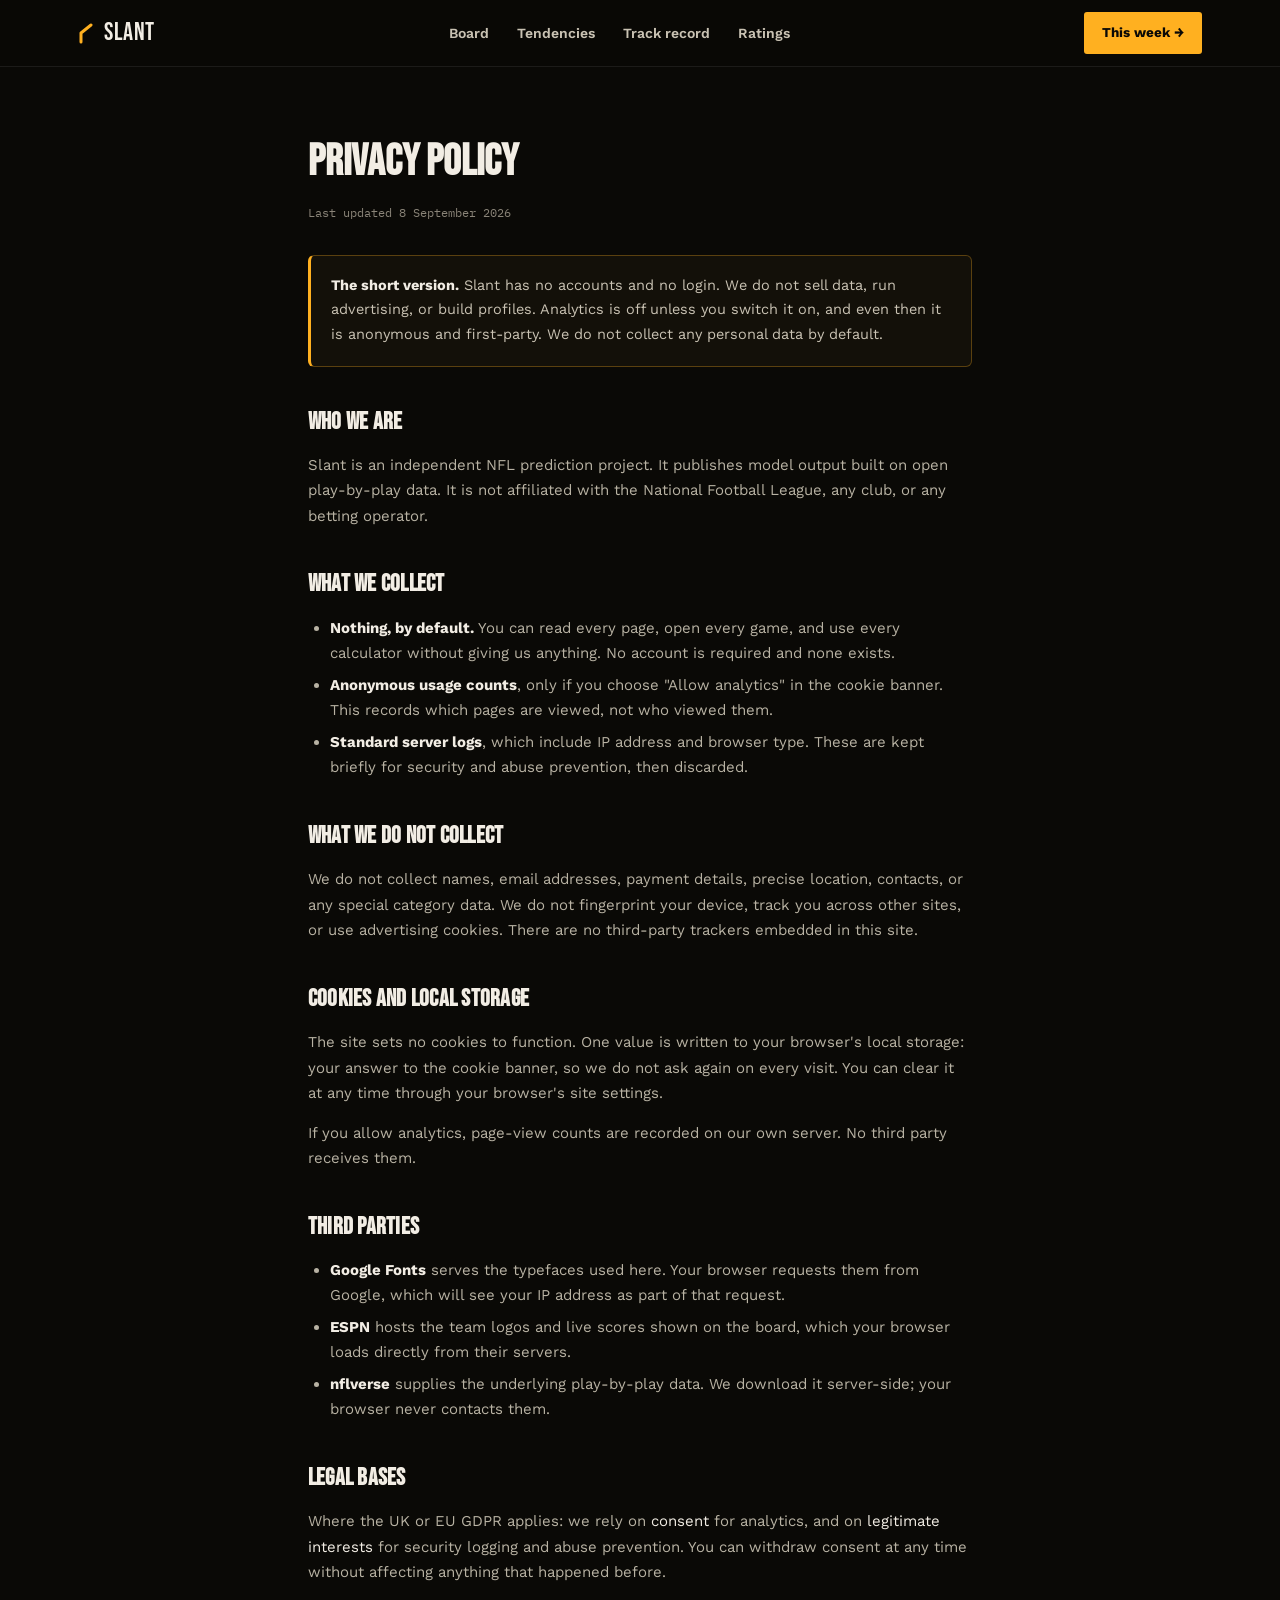
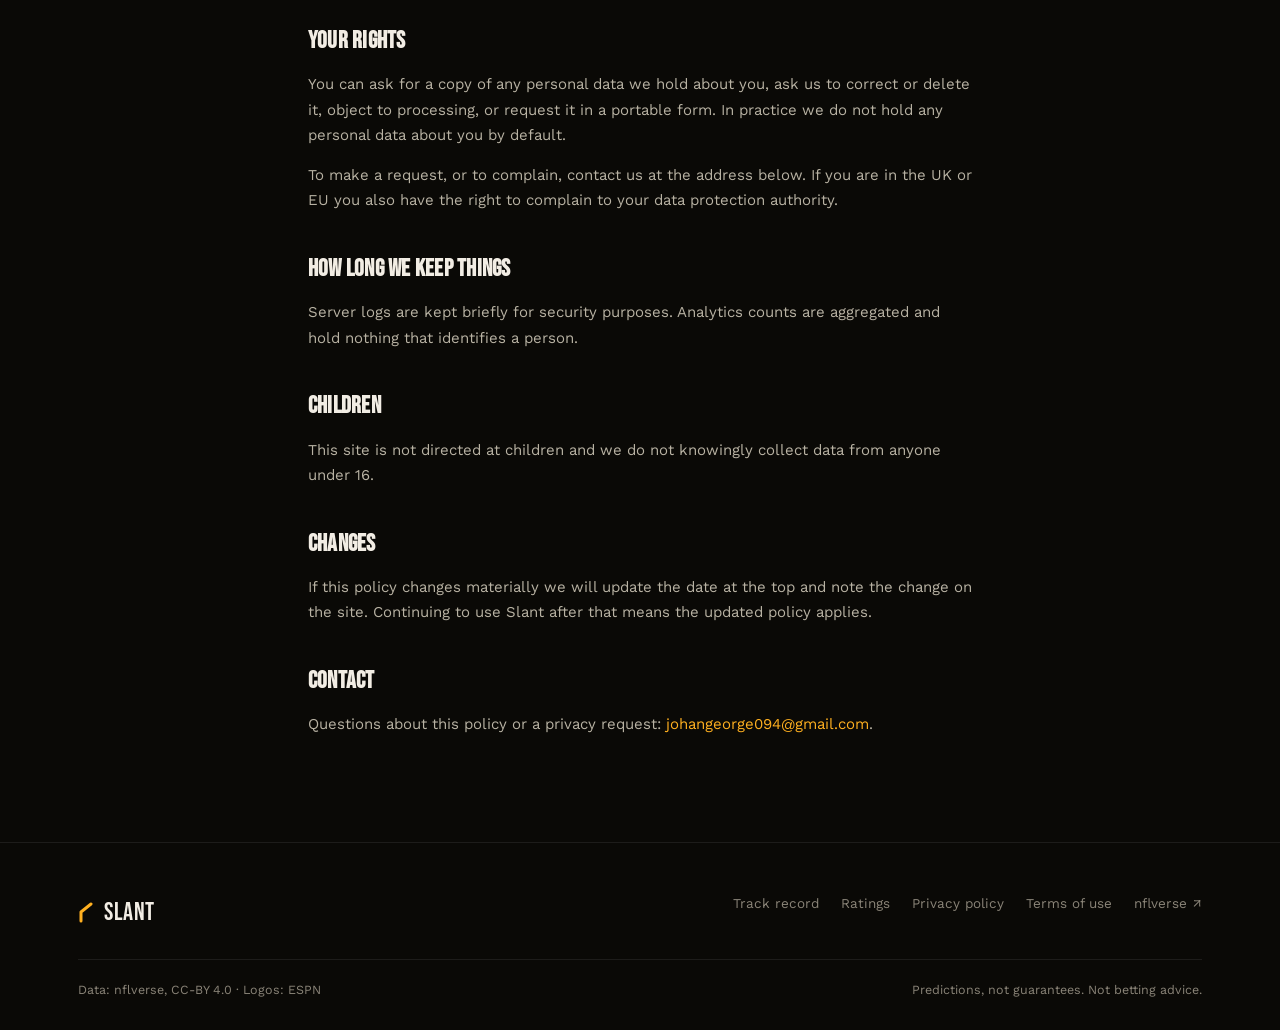
<file: frontend/privacy.html>
<!DOCTYPE html>
<html lang="en">
<head>
<meta charset="UTF-8">
<meta name="viewport" content="width=device-width,initial-scale=1">
<title>Privacy policy — Slant</title>
<meta name="description" content="What Slant collects, what it does not, and how to control it. No accounts, no advertising, no personal data sold.">
<meta name="robots" content="index,follow">
<link rel="canonical" href="https://slant.example/privacy">
<meta property="og:title" content="Privacy policy — Slant">
<meta property="og:description" content="What Slant collects, what it does not, and how to control it. No accounts, no advertising, no personal data sold.">
<meta property="og:image" content="/assets/social-preview.png">
<meta property="og:type" content="website">
<link rel="icon" href="/favicon.ico" sizes="32x32">
<link rel="apple-touch-icon" href="/assets/apple-touch-icon.png">
<link rel="preconnect" href="https://fonts.googleapis.com">
<link rel="preconnect" href="https://fonts.gstatic.com" crossorigin>
<link href="https://fonts.googleapis.com/css2?family=Bebas+Neue&family=Work+Sans:wght@400;500;600;700;800&family=IBM+Plex+Mono:wght@400;500;600&display=swap" rel="stylesheet">
<meta name="theme-color" content="#0a0906">
<style>
*{box-sizing:border-box}
body{margin:0;background:#0a0906;color:#f2ede4;font-family:'Work Sans',sans-serif;font-size:16px;line-height:1.6}
a{color:#ffb020;text-decoration:none}
a:hover{color:#ffcb6b}
.wrap{max-width:1180px;margin:0 auto;padding:0 28px}
.mono{font-family:'IBM Plex Mono',monospace}
.sr-only{position:absolute;width:1px;height:1px;padding:0;margin:-1px;overflow:hidden;clip:rect(0,0,0,0);white-space:nowrap;border:0}
.skip{position:absolute;left:-999px;top:0;z-index:999;background:#f2ede4;color:#0a0906;padding:12px 18px;border-radius:0 0 8px 0}
.skip:focus{left:0}
header{position:sticky;top:0;z-index:50;background:rgba(10,9,6,.86);backdrop-filter:blur(10px);border-bottom:1px solid rgba(255,255,255,.08)}
.hdr-in{max-width:1180px;margin:0 auto;padding:0 28px;display:flex;align-items:center;justify-content:space-between;height:66px}
.brand{display:flex;align-items:center;gap:10px;font-family:'Bebas Neue',sans-serif;font-size:25px;letter-spacing:.02em;color:#f2ede4}
.brand .mk{width:16px;height:21px;display:inline-block}
.navlinks{display:flex;gap:28px;font-size:14px;font-weight:600}
.navlinks a{color:#c9c2b3}
.navlinks a:hover{color:#f2ede4}
.cta-btn{background:#ffb020;color:#0a0906;font-weight:700;font-size:13.5px;padding:10px 18px;border-radius:3px}
@media(max-width:760px){.navlinks{display:none}}

.legal{max-width:720px;margin:0 auto;padding:60px 28px 90px}
.legal h1{font-family:'Bebas Neue',sans-serif;font-size:44px;margin:0 0 6px}
.legal .updated{font-family:'IBM Plex Mono',monospace;font-size:12px;color:#8a8478;margin-bottom:32px}
.legal .note{background:#131009;border:1px solid rgba(255,176,32,.3);border-left:3px solid #ffb020;border-radius:6px;padding:18px 20px;margin-bottom:36px}
.legal .note p{margin:0;font-size:14.5px;color:#c9c2b3}
.legal h2{font-family:'Bebas Neue',sans-serif;font-size:24px;letter-spacing:.01em;margin:36px 0 12px}
.legal p{font-size:15px;line-height:1.7;color:#b8b2a3;margin:0 0 14px}
.legal ul{margin:0 0 14px;padding-left:22px}
.legal li{font-size:15px;line-height:1.7;color:#b8b2a3;margin-bottom:6px}
.legal strong{color:#f2ede4}
.legal em{color:#f2ede4;font-style:normal}

footer{border-top:1px solid rgba(255,255,255,.08);padding:50px 0 30px}
.foot-links{display:flex;gap:22px;font-size:13.5px;color:#8a8478;flex-wrap:wrap}
.foot-links a{color:#8a8478}
.foot-base{display:flex;justify-content:space-between;flex-wrap:wrap;gap:10px;padding-top:20px;margin-top:26px;border-top:1px solid rgba(255,255,255,.08);font-size:12.5px;color:#8a8478}
</style>
</head>
<body>
<a href="#main" class="skip">Skip to content</a>
<header id="hdr">
  <div class="hdr-in">
    <a href="/" class="brand" aria-label="Slant home"><svg class="mk" width="16" height="21" viewBox="0 0 16 21" fill="none" aria-hidden="true"><path d="M3 19V10L13 2" stroke="#ffb020" stroke-width="3" stroke-linecap="round" stroke-linejoin="round"/></svg>SLANT</a>
    <nav class="navlinks">
      <a href="/#board">Board</a>
      <a href="/#tendencies">Tendencies</a>
      <a href="/#track-record">Track record</a>
      <a href="/#ratings">Ratings</a>
    </nav>
    <a href="/#board" class="cta-btn">This week →</a>
  </div>
</header>
<main id="main">

<div class="legal">
<h1>Privacy policy</h1>
<div class="updated">Last updated 8 September 2026</div>

<div class="note"><p><strong>The short version.</strong> Slant has no accounts and no login. We do not sell data, run advertising, or build profiles. Analytics is off unless you switch it on, and even then it is anonymous and first-party. We do not collect any personal data by default.</p></div>

<h2>Who we are</h2>
<p>Slant is an independent NFL prediction project. It publishes model output built on open play-by-play data. It is not affiliated with the National Football League, any club, or any betting operator.</p>

<h2>What we collect</h2>
<ul>
<li><strong>Nothing, by default.</strong> You can read every page, open every game, and use every calculator without giving us anything. No account is required and none exists.</li>
<li><strong>Anonymous usage counts</strong>, only if you choose "Allow analytics" in the cookie banner. This records which pages are viewed, not who viewed them.</li>
<li><strong>Standard server logs</strong>, which include IP address and browser type. These are kept briefly for security and abuse prevention, then discarded.</li>
</ul>

<h2>What we do not collect</h2>
<p>We do not collect names, email addresses, payment details, precise location, contacts, or any special category data. We do not fingerprint your device, track you across other sites, or use advertising cookies. There are no third-party trackers embedded in this site.</p>

<h2>Cookies and local storage</h2>
<p>The site sets no cookies to function. One value is written to your browser's local storage: your answer to the cookie banner, so we do not ask again on every visit. You can clear it at any time through your browser's site settings.</p>
<p>If you allow analytics, page-view counts are recorded on our own server. No third party receives them.</p>

<h2>Third parties</h2>
<ul>
<li><strong>Google Fonts</strong> serves the typefaces used here. Your browser requests them from Google, which will see your IP address as part of that request.</li>
<li><strong>ESPN</strong> hosts the team logos and live scores shown on the board, which your browser loads directly from their servers.</li>
<li><strong>nflverse</strong> supplies the underlying play-by-play data. We download it server-side; your browser never contacts them.</li>
</ul>

<h2>Legal bases</h2>
<p>Where the UK or EU GDPR applies: we rely on <em>consent</em> for analytics, and on <em>legitimate interests</em> for security logging and abuse prevention. You can withdraw consent at any time without affecting anything that happened before.</p>

<h2>Your rights</h2>
<p>You can ask for a copy of any personal data we hold about you, ask us to correct or delete it, object to processing, or request it in a portable form. In practice we do not hold any personal data about you by default.</p>
<p>To make a request, or to complain, contact us at the address below. If you are in the UK or EU you also have the right to complain to your data protection authority.</p>

<h2>How long we keep things</h2>
<p>Server logs are kept briefly for security purposes. Analytics counts are aggregated and hold nothing that identifies a person.</p>

<h2>Children</h2>
<p>This site is not directed at children and we do not knowingly collect data from anyone under 16.</p>

<h2>Changes</h2>
<p>If this policy changes materially we will update the date at the top and note the change on the site. Continuing to use Slant after that means the updated policy applies.</p>

<h2>Contact</h2>
<p>Questions about this policy or a privacy request: <a href="mailto:johangeorge094@gmail.com">johangeorge094@gmail.com</a>.</p>
</div>
</main>
<footer>
  <div class="wrap">
    <div style="display:flex;justify-content:space-between;flex-wrap:wrap;gap:20px">
      <div class="brand"><svg class="mk" width="16" height="21" viewBox="0 0 16 21" fill="none" aria-hidden="true"><path d="M3 19V10L13 2" stroke="#ffb020" stroke-width="3" stroke-linecap="round" stroke-linejoin="round"/></svg>SLANT</div>
      <div class="foot-links">
        <a href="/#track-record">Track record</a>
        <a href="/#ratings">Ratings</a>
        <a href="/privacy">Privacy policy</a>
        <a href="/terms">Terms of use</a>
        <a href="https://github.com/nflverse/nflreadpy" target="_blank" rel="noopener noreferrer">nflverse ↗</a>
      </div>
    </div>
    <div class="foot-base">
      <span>Data: nflverse, CC-BY 4.0 · Logos: ESPN</span>
      <span>Predictions, not guarantees. Not betting advice.</span>
    </div>
  </div>
</footer>
</body>
</html>
</file>
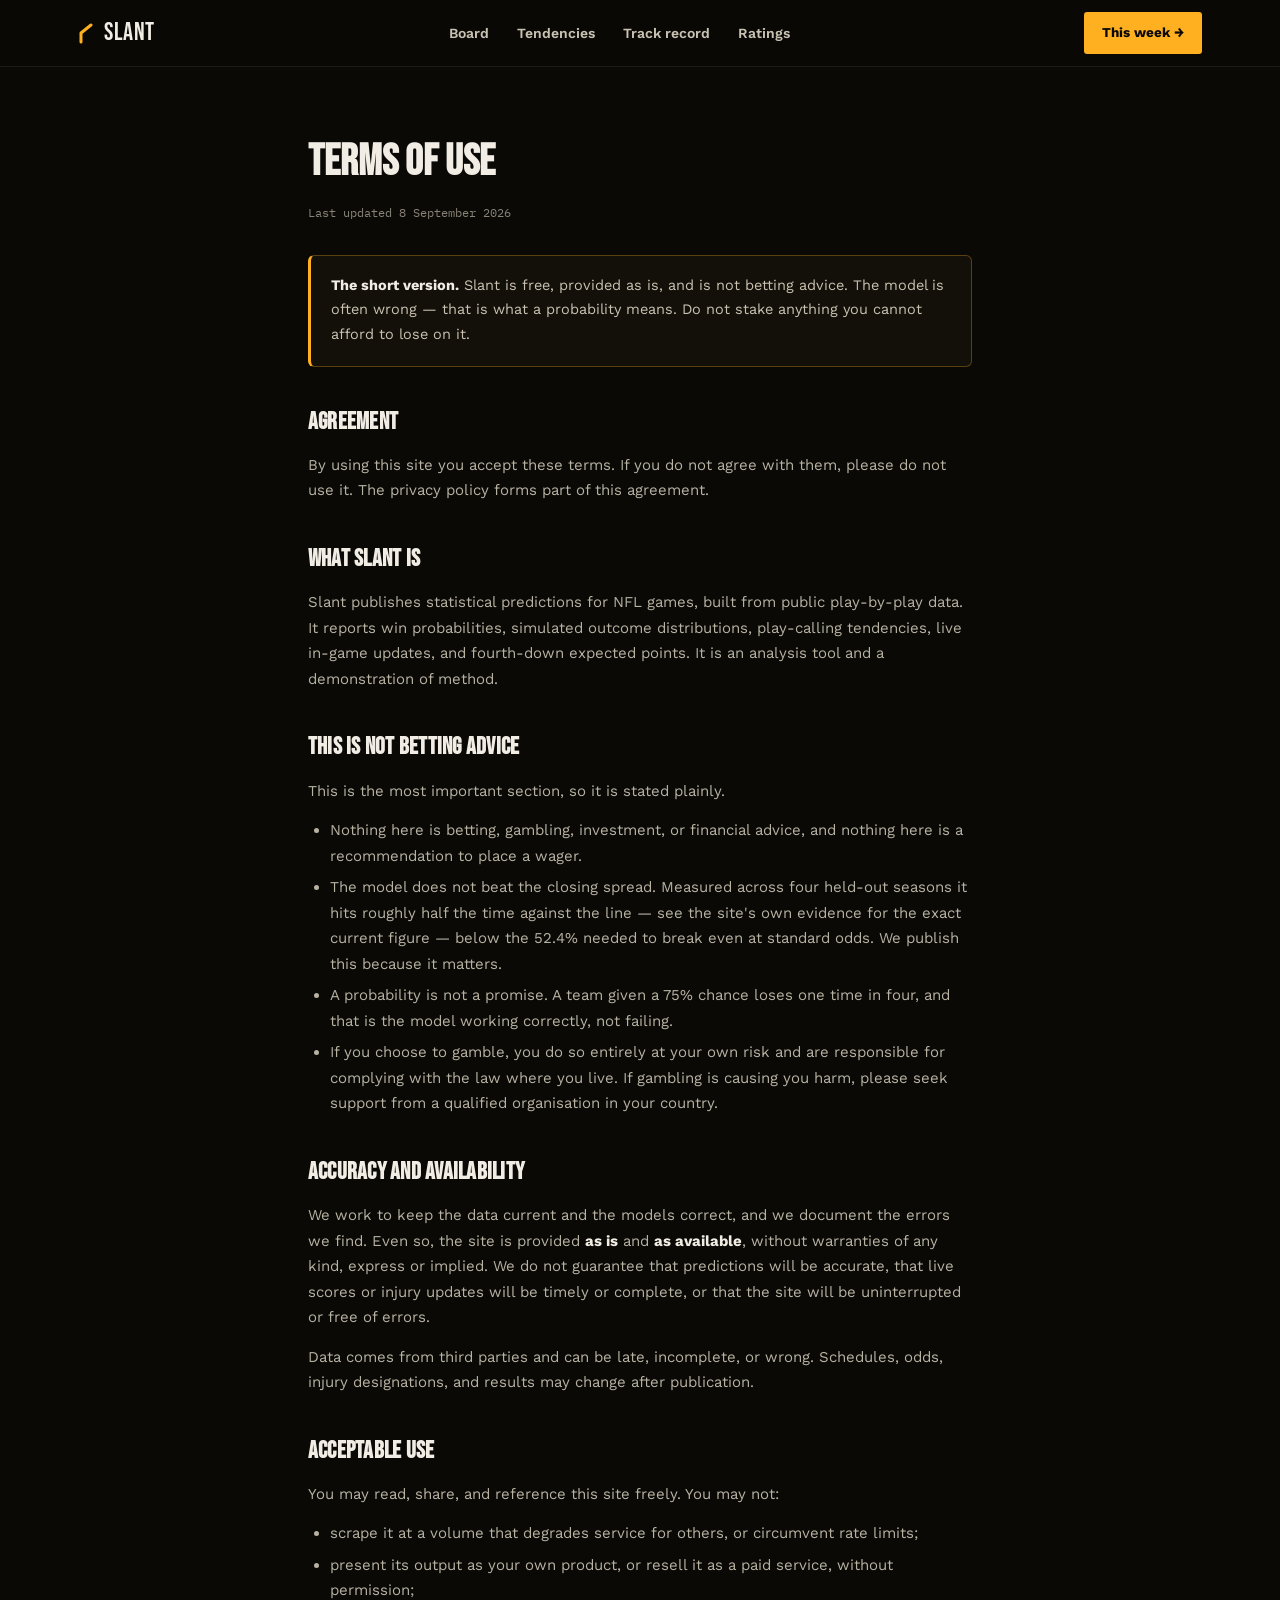
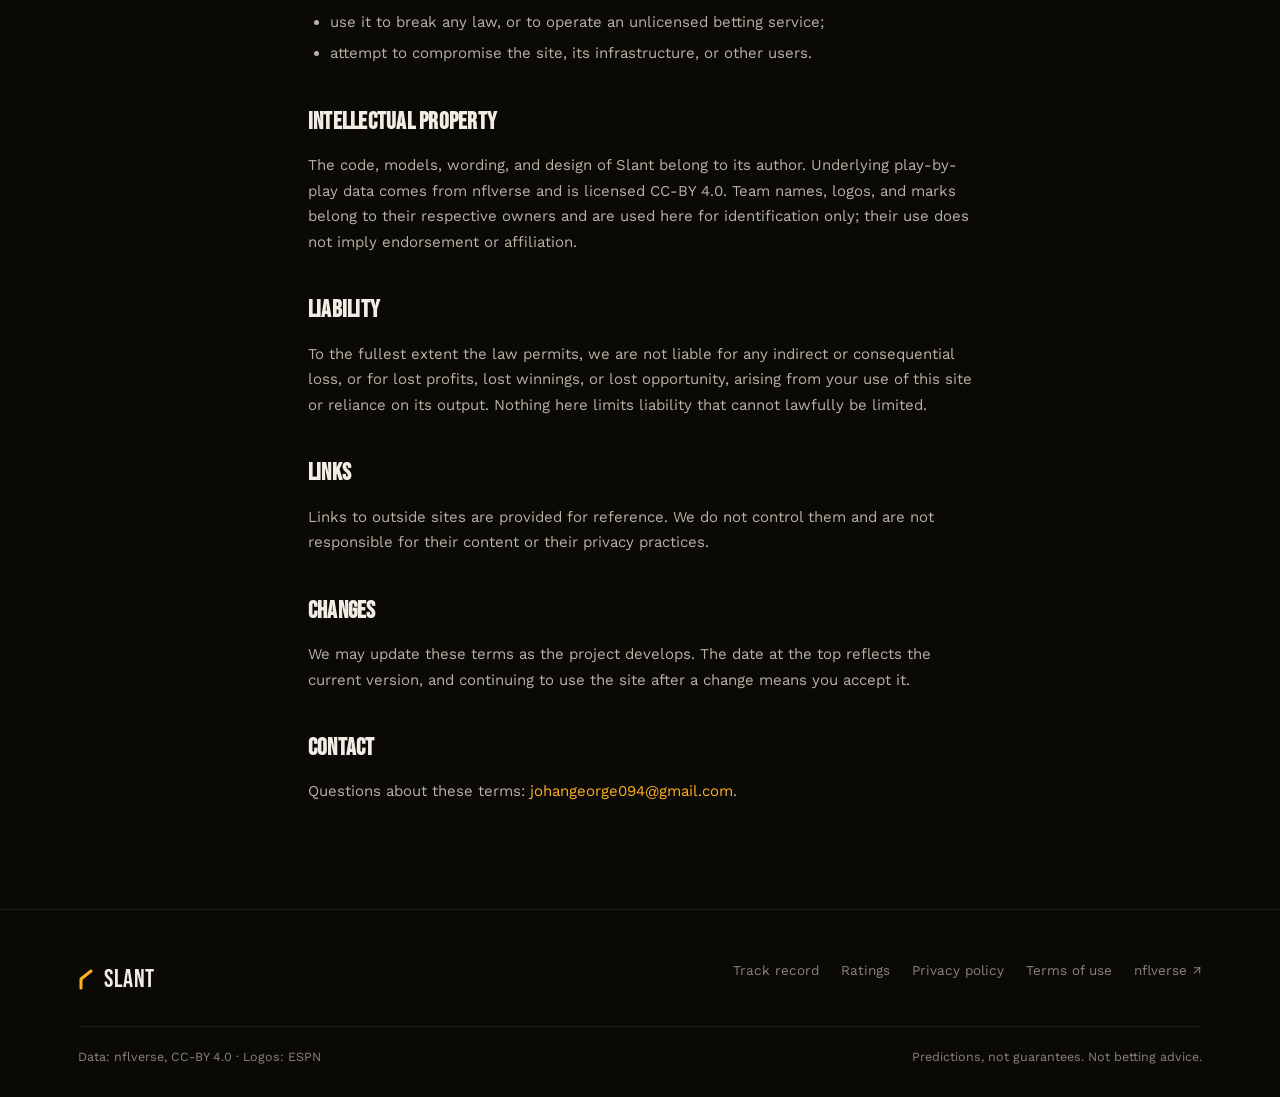
<file: frontend/terms.html>
<!DOCTYPE html>
<html lang="en">
<head>
<meta charset="UTF-8">
<meta name="viewport" content="width=device-width,initial-scale=1">
<title>Terms of use — Slant</title>
<meta name="description" content="The terms covering use of Slant. Free to use, provided as is, and explicitly not betting advice.">
<meta name="robots" content="index,follow">
<link rel="canonical" href="https://slant.example/terms">
<meta property="og:title" content="Terms of use — Slant">
<meta property="og:description" content="The terms covering use of Slant. Free to use, provided as is, and explicitly not betting advice.">
<meta property="og:image" content="/assets/social-preview.png">
<meta property="og:type" content="website">
<link rel="icon" href="/favicon.ico" sizes="32x32">
<link rel="apple-touch-icon" href="/assets/apple-touch-icon.png">
<link rel="preconnect" href="https://fonts.googleapis.com">
<link rel="preconnect" href="https://fonts.gstatic.com" crossorigin>
<link href="https://fonts.googleapis.com/css2?family=Bebas+Neue&family=Work+Sans:wght@400;500;600;700;800&family=IBM+Plex+Mono:wght@400;500;600&display=swap" rel="stylesheet">
<meta name="theme-color" content="#0a0906">
<style>
*{box-sizing:border-box}
body{margin:0;background:#0a0906;color:#f2ede4;font-family:'Work Sans',sans-serif;font-size:16px;line-height:1.6}
a{color:#ffb020;text-decoration:none}
a:hover{color:#ffcb6b}
.wrap{max-width:1180px;margin:0 auto;padding:0 28px}
.mono{font-family:'IBM Plex Mono',monospace}
.sr-only{position:absolute;width:1px;height:1px;padding:0;margin:-1px;overflow:hidden;clip:rect(0,0,0,0);white-space:nowrap;border:0}
.skip{position:absolute;left:-999px;top:0;z-index:999;background:#f2ede4;color:#0a0906;padding:12px 18px;border-radius:0 0 8px 0}
.skip:focus{left:0}
header{position:sticky;top:0;z-index:50;background:rgba(10,9,6,.86);backdrop-filter:blur(10px);border-bottom:1px solid rgba(255,255,255,.08)}
.hdr-in{max-width:1180px;margin:0 auto;padding:0 28px;display:flex;align-items:center;justify-content:space-between;height:66px}
.brand{display:flex;align-items:center;gap:10px;font-family:'Bebas Neue',sans-serif;font-size:25px;letter-spacing:.02em;color:#f2ede4}
.brand .mk{width:16px;height:21px;display:inline-block}
.navlinks{display:flex;gap:28px;font-size:14px;font-weight:600}
.navlinks a{color:#c9c2b3}
.navlinks a:hover{color:#f2ede4}
.cta-btn{background:#ffb020;color:#0a0906;font-weight:700;font-size:13.5px;padding:10px 18px;border-radius:3px}
@media(max-width:760px){.navlinks{display:none}}

.legal{max-width:720px;margin:0 auto;padding:60px 28px 90px}
.legal h1{font-family:'Bebas Neue',sans-serif;font-size:44px;margin:0 0 6px}
.legal .updated{font-family:'IBM Plex Mono',monospace;font-size:12px;color:#8a8478;margin-bottom:32px}
.legal .note{background:#131009;border:1px solid rgba(255,176,32,.3);border-left:3px solid #ffb020;border-radius:6px;padding:18px 20px;margin-bottom:36px}
.legal .note p{margin:0;font-size:14.5px;color:#c9c2b3}
.legal h2{font-family:'Bebas Neue',sans-serif;font-size:24px;letter-spacing:.01em;margin:36px 0 12px}
.legal p{font-size:15px;line-height:1.7;color:#b8b2a3;margin:0 0 14px}
.legal ul{margin:0 0 14px;padding-left:22px}
.legal li{font-size:15px;line-height:1.7;color:#b8b2a3;margin-bottom:6px}
.legal strong{color:#f2ede4}
.legal em{color:#f2ede4;font-style:normal}

footer{border-top:1px solid rgba(255,255,255,.08);padding:50px 0 30px}
.foot-links{display:flex;gap:22px;font-size:13.5px;color:#8a8478;flex-wrap:wrap}
.foot-links a{color:#8a8478}
.foot-base{display:flex;justify-content:space-between;flex-wrap:wrap;gap:10px;padding-top:20px;margin-top:26px;border-top:1px solid rgba(255,255,255,.08);font-size:12.5px;color:#8a8478}
</style>
</head>
<body>
<a href="#main" class="skip">Skip to content</a>
<header id="hdr">
  <div class="hdr-in">
    <a href="/" class="brand" aria-label="Slant home"><svg class="mk" width="16" height="21" viewBox="0 0 16 21" fill="none" aria-hidden="true"><path d="M3 19V10L13 2" stroke="#ffb020" stroke-width="3" stroke-linecap="round" stroke-linejoin="round"/></svg>SLANT</a>
    <nav class="navlinks">
      <a href="/#board">Board</a>
      <a href="/#tendencies">Tendencies</a>
      <a href="/#track-record">Track record</a>
      <a href="/#ratings">Ratings</a>
    </nav>
    <a href="/#board" class="cta-btn">This week →</a>
  </div>
</header>
<main id="main">

<div class="legal">
<h1>Terms of use</h1>
<div class="updated">Last updated 8 September 2026</div>

<div class="note"><p><strong>The short version.</strong> Slant is free, provided as is, and is not betting advice. The model is often wrong — that is what a probability means. Do not stake anything you cannot afford to lose on it.</p></div>

<h2>Agreement</h2>
<p>By using this site you accept these terms. If you do not agree with them, please do not use it. The privacy policy forms part of this agreement.</p>

<h2>What Slant is</h2>
<p>Slant publishes statistical predictions for NFL games, built from public play-by-play data. It reports win probabilities, simulated outcome distributions, play-calling tendencies, live in-game updates, and fourth-down expected points. It is an analysis tool and a demonstration of method.</p>

<h2>This is not betting advice</h2>
<p>This is the most important section, so it is stated plainly.</p>
<ul>
<li>Nothing here is betting, gambling, investment, or financial advice, and nothing here is a recommendation to place a wager.</li>
<li>The model does not beat the closing spread. Measured across four held-out seasons it hits roughly half the time against the line — see the site's own evidence for the exact current figure — below the 52.4% needed to break even at standard odds. We publish this because it matters.</li>
<li>A probability is not a promise. A team given a 75% chance loses one time in four, and that is the model working correctly, not failing.</li>
<li>If you choose to gamble, you do so entirely at your own risk and are responsible for complying with the law where you live. If gambling is causing you harm, please seek support from a qualified organisation in your country.</li>
</ul>

<h2>Accuracy and availability</h2>
<p>We work to keep the data current and the models correct, and we document the errors we find. Even so, the site is provided <strong>as is</strong> and <strong>as available</strong>, without warranties of any kind, express or implied. We do not guarantee that predictions will be accurate, that live scores or injury updates will be timely or complete, or that the site will be uninterrupted or free of errors.</p>
<p>Data comes from third parties and can be late, incomplete, or wrong. Schedules, odds, injury designations, and results may change after publication.</p>

<h2>Acceptable use</h2>
<p>You may read, share, and reference this site freely. You may not:</p>
<ul>
<li>scrape it at a volume that degrades service for others, or circumvent rate limits;</li>
<li>present its output as your own product, or resell it as a paid service, without permission;</li>
<li>use it to break any law, or to operate an unlicensed betting service;</li>
<li>attempt to compromise the site, its infrastructure, or other users.</li>
</ul>

<h2>Intellectual property</h2>
<p>The code, models, wording, and design of Slant belong to its author. Underlying play-by-play data comes from nflverse and is licensed CC-BY 4.0. Team names, logos, and marks belong to their respective owners and are used here for identification only; their use does not imply endorsement or affiliation.</p>

<h2>Liability</h2>
<p>To the fullest extent the law permits, we are not liable for any indirect or consequential loss, or for lost profits, lost winnings, or lost opportunity, arising from your use of this site or reliance on its output. Nothing here limits liability that cannot lawfully be limited.</p>

<h2>Links</h2>
<p>Links to outside sites are provided for reference. We do not control them and are not responsible for their content or their privacy practices.</p>

<h2>Changes</h2>
<p>We may update these terms as the project develops. The date at the top reflects the current version, and continuing to use the site after a change means you accept it.</p>

<h2>Contact</h2>
<p>Questions about these terms: <a href="mailto:johangeorge094@gmail.com">johangeorge094@gmail.com</a>.</p>
</div>
</main>
<footer>
  <div class="wrap">
    <div style="display:flex;justify-content:space-between;flex-wrap:wrap;gap:20px">
      <div class="brand"><svg class="mk" width="16" height="21" viewBox="0 0 16 21" fill="none" aria-hidden="true"><path d="M3 19V10L13 2" stroke="#ffb020" stroke-width="3" stroke-linecap="round" stroke-linejoin="round"/></svg>SLANT</div>
      <div class="foot-links">
        <a href="/#track-record">Track record</a>
        <a href="/#ratings">Ratings</a>
        <a href="/privacy">Privacy policy</a>
        <a href="/terms">Terms of use</a>
        <a href="https://github.com/nflverse/nflreadpy" target="_blank" rel="noopener noreferrer">nflverse ↗</a>
      </div>
    </div>
    <div class="foot-base">
      <span>Data: nflverse, CC-BY 4.0 · Logos: ESPN</span>
      <span>Predictions, not guarantees. Not betting advice.</span>
    </div>
  </div>
</footer>
</body>
</html>
</file>
